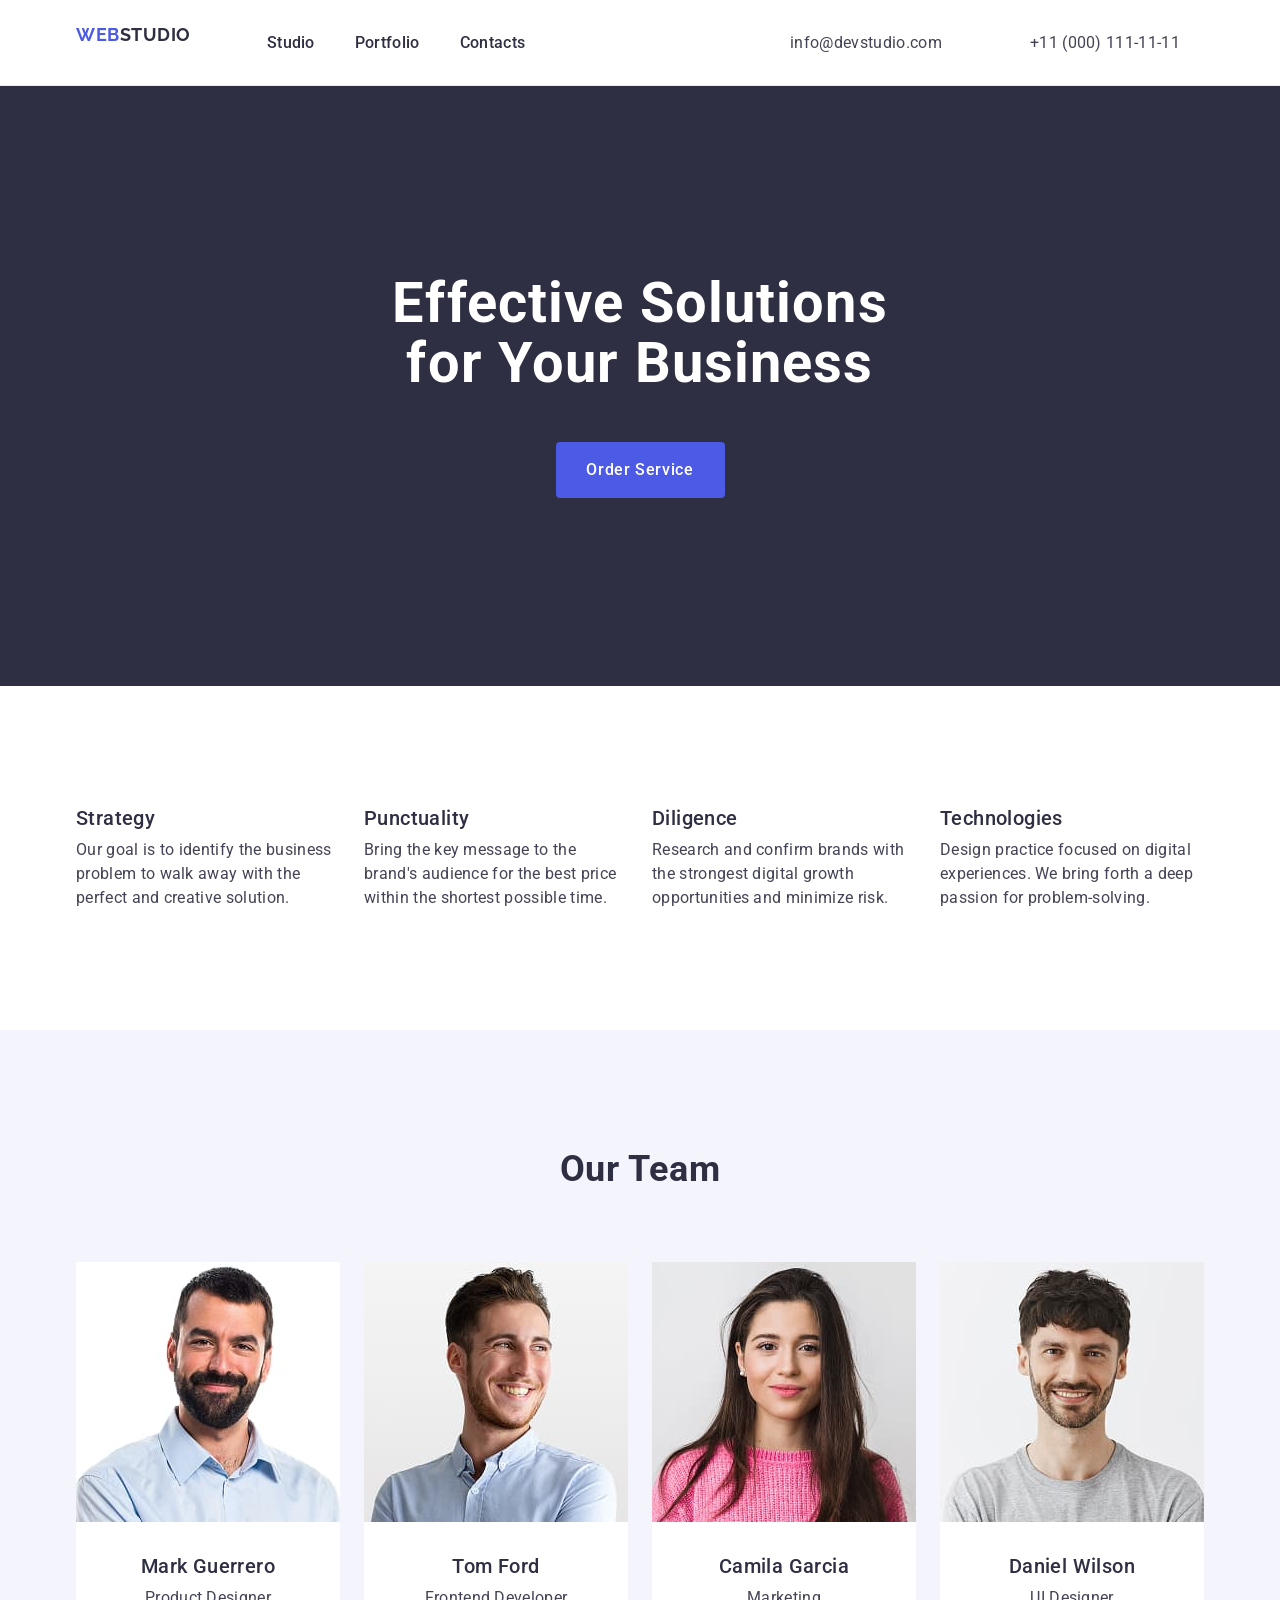
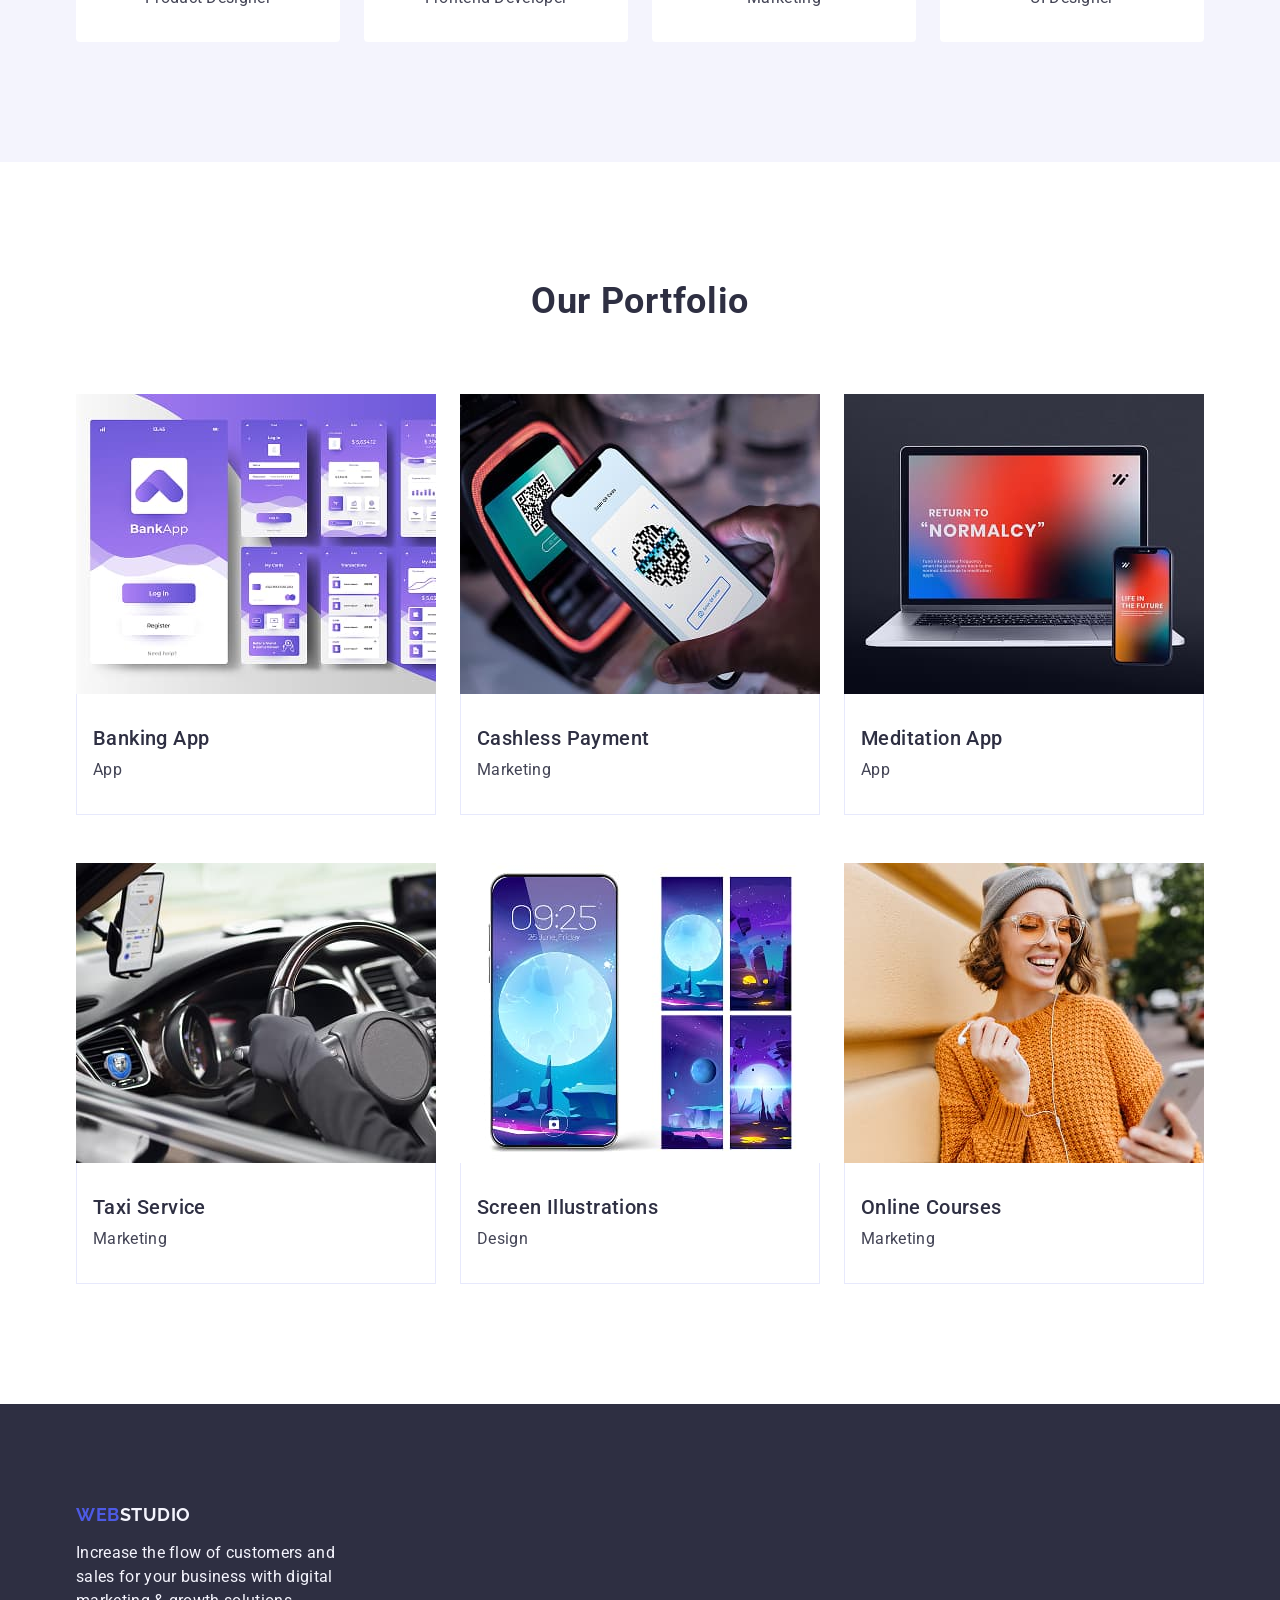
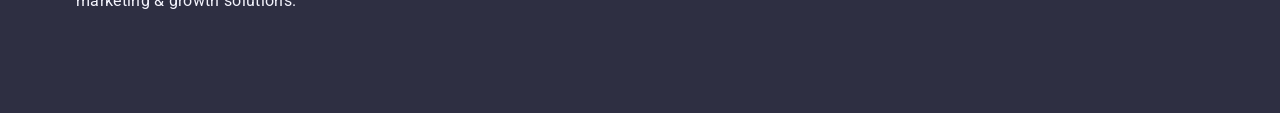
<file: index.html>
<!DOCTYPE html>
<html lang="en">
  <head>
    <meta charset="UTF-8" />
    <meta name="viewport" content="width=device-width, initial-scale=1.0" />
    <title>WebStudio</title>
    <link
      rel="stylesheet"
      href="https://cdnjs.cloudflare.com/ajax/libs/modern-normalize/3.0.1/modern-normalize.min.css"
      integrity="sha512-q6WgHqiHlKyOqslT/lgBgodhd03Wp4BEqKeW6nNtlOY4quzyG3VoQKFrieaCeSnuVseNKRGpGeDU3qPmabCANg=="
      crossorigin="anonymous"
      referrerpolicy="no-referrer"
    />
    <link rel="preconnect" href="https://fonts.googleapis.com" />
    <link rel="preconnect" href="https://fonts.gstatic.com" crossorigin />
    <link
      href="https://fonts.googleapis.com/css2?family=Raleway:wght@700&family=Roboto:ital,wght@0,100..900;1,100..900&display=swap"
      rel="stylesheet"
    />
    <link rel="stylesheet" href="./css/styles.css" />
  </head>

  <body>
    <!-- #region header -->
    <header class="page-header">
      <div class="container heder-container">
        <nav class="heder-nav">
          <a class="logo header-logo" href="./index.html"
            >Web<span class="logo-part">Studio</span></a
          >
          <ul class="nav-list">
            <li class="nav-item">
              <a class="nav-link" href="./index.html">Studio</a>
            </li>
            <li class="nav-item"><a class="nav-link" href="">Portfolio</a></li>
            <li class="nav-item"><a class="nav-link" href="">Contacts</a></li>
          </ul>
        </nav>
        <address class="address">
          <ul class="address-list">
            <li class="address-item">
              <a class="address-link" href="mailto:info@devstudio.com"
                >info@devstudio.com</a
              >
            </li>
            <li class="address-item">
              <a class="address-link" href="tel:+110001111111"
                >+11 (000) 111-11-11</a
              >
            </li>
          </ul>
        </address>
      </div>
    </header>
    <!-- #endregion header -->
    <main>
      <!-- #region hero -->
      <section class="section-hero">
        <div class="div-hero container">
          <h1 class="section-title">Effective Solutions for Your Business</h1>
          <button class="button" type="button">Order Service</button>
        </div>
      </section>
      <!-- #endregion hero -->
      <!-- #region skills -->
      <section class="section-skills">
        <div class="container">
          <h2 class="section-skills-title">Our Features</h2>
          <ul class="skills-list">
            <li class="skills-item">
              <h3 class="skills-title">Strategy</h3>
              <p class="skills-text">
                Our goal is to identify the business problem to walk away with
                the perfect and creative solution.
              </p>
            </li>
            <li class="skills-item">
              <h3 class="skills-title">Punctuality</h3>
              <p class="skills-text">
                Bring the key message to the brand's audience for the best price
                within the shortest possible time.
              </p>
            </li>
            <li class="skills-item">
              <h3 class="skills-title">Diligence</h3>
              <p class="skills-text">
                Research and confirm brands with the strongest digital growth
                opportunities and minimize risk.
              </p>
            </li>
            <li class="skills-item">
              <h3 class="skills-title">Technologies</h3>
              <p class="skills-text">
                Design practice focused on digital experiences. We bring forth a
                deep passion for problem-solving.
              </p>
            </li>
          </ul>
        </div>
      </section>
      <!-- #endregion skills -->
      <!-- #region team -->
      <section class="section-team">
        <div class="container">
          <h2 class="team-title">Our Team</h2>
          <ul class="team-list">
            <li class="team-item">
              <img
                src="./images/avatar1.jpg"
                alt="avatar1"
                width="264"
                height="260"
              />
              <div class="div-team-name">
                <h3 class="team-name">Mark Guerrero</h3>
                <p class="text-name">Product Designer</p>
              </div>
            </li>
            <li class="team-item">
              <img
                src="./images/avatar2.jpg"
                alt="avatar2"
                width="264"
                height="260"
              />
              <div class="div-team-name">
                <h3 class="team-name">Tom Ford</h3>
                <p class="text-name">Frontend Developer</p>
              </div>
            </li>
            <li class="team-item">
              <img
                src="./images/avatar3.jpg"
                alt="avatar3"
                width="264"
                height="260"
              />
              <div class="div-team-name">
                <h3 class="team-name">Camila Garcia</h3>
                <p class="text-name">Marketing</p>
              </div>
            </li>
            <li class="team-item">
              <img
                src="./images/avatar4.jpg"
                alt="avatar4"
                width="264"
                height="260"
              />
              <div class="div-team-name">
                <h3 class="team-name">Daniel Wilson</h3>
                <p class="text-name">UI Designer</p>
              </div>
            </li>
          </ul>
        </div>
      </section>
      <!-- #endregion team -->
      <!-- #region portfolio -->
      <section class="section-portfolio">
        <div class="container">
          <h2 class="portfolio-title">Our Portfolio</h2>
          <ul class="portfolio-list">
            <li class="portfolio-item">
              <img
                src="./images/banking.jpg"
                alt="banking"
                width="360"
                height="300"
              />
              <div class="div-portfolio">
                <h3 class="portfolio-subtitle">Banking App</h3>
                <p class="portfolio-text">App</p>
              </div>
            </li>
            <li class="portfolio-item">
              <img
                src="./images/cashless.jpg"
                alt="cashless"
                width="360"
                height="300"
              />
              <div class="div-portfolio">
                <h3 class="portfolio-subtitle">Cashless Payment</h3>
                <p class="portfolio-text">Marketing</p>
              </div>
            </li>
            <li class="portfolio-item">
              <img
                src="./images/meditation.jpg"
                alt="meditation"
                width="360"
                height="300"
              />
              <div class="div-portfolio">
                <h3 class="portfolio-subtitle">Meditation App</h3>
                <p class="portfolio-text">App</p>
              </div>
            </li>
            <li class="portfolio-item">
              <img
                src="./images/taxi.jpg"
                alt="taxi"
                width="360"
                height="300"
              />
              <div class="div-portfolio">
                <h3 class="portfolio-subtitle">Taxi Service</h3>
                <p class="portfolio-text">Marketing</p>
              </div>
            </li>
            <li class="portfolio-item">
              <img
                src="./images/screen.jpg"
                alt="screen"
                width="360"
                height="300"
              />
              <div class="div-portfolio">
                <h3 class="portfolio-subtitle">Screen Illustrations</h3>
                <p class="portfolio-text">Design</p>
              </div>
            </li>
            <li class="portfolio-item">
              <img
                src="./images/online.jpg"
                alt="online"
                width="360"
                height="300"
              />
              <div class="div-portfolio">
                <h3 class="portfolio-subtitle">Online Courses</h3>
                <p class="portfolio-text">Marketing</p>
              </div>
            </li>
          </ul>
        </div>
      </section>
      <!-- #endregion portfolio -->
    </main>
    <!-- #region footer -->
    <footer class="footer">
      <div class="div-footer container">
        <a class="logo footer-logo" href="./index.html"
          >Web<span class="logo-part">Studio</span></a
        >
        <p class="footer-text">
          Increase the flow of customers and sales for your business with
          digital marketing & growth solutions.
        </p>
      </div>
    </footer>
    <!-- #endregion footer -->
  </body>
</html>
</file>
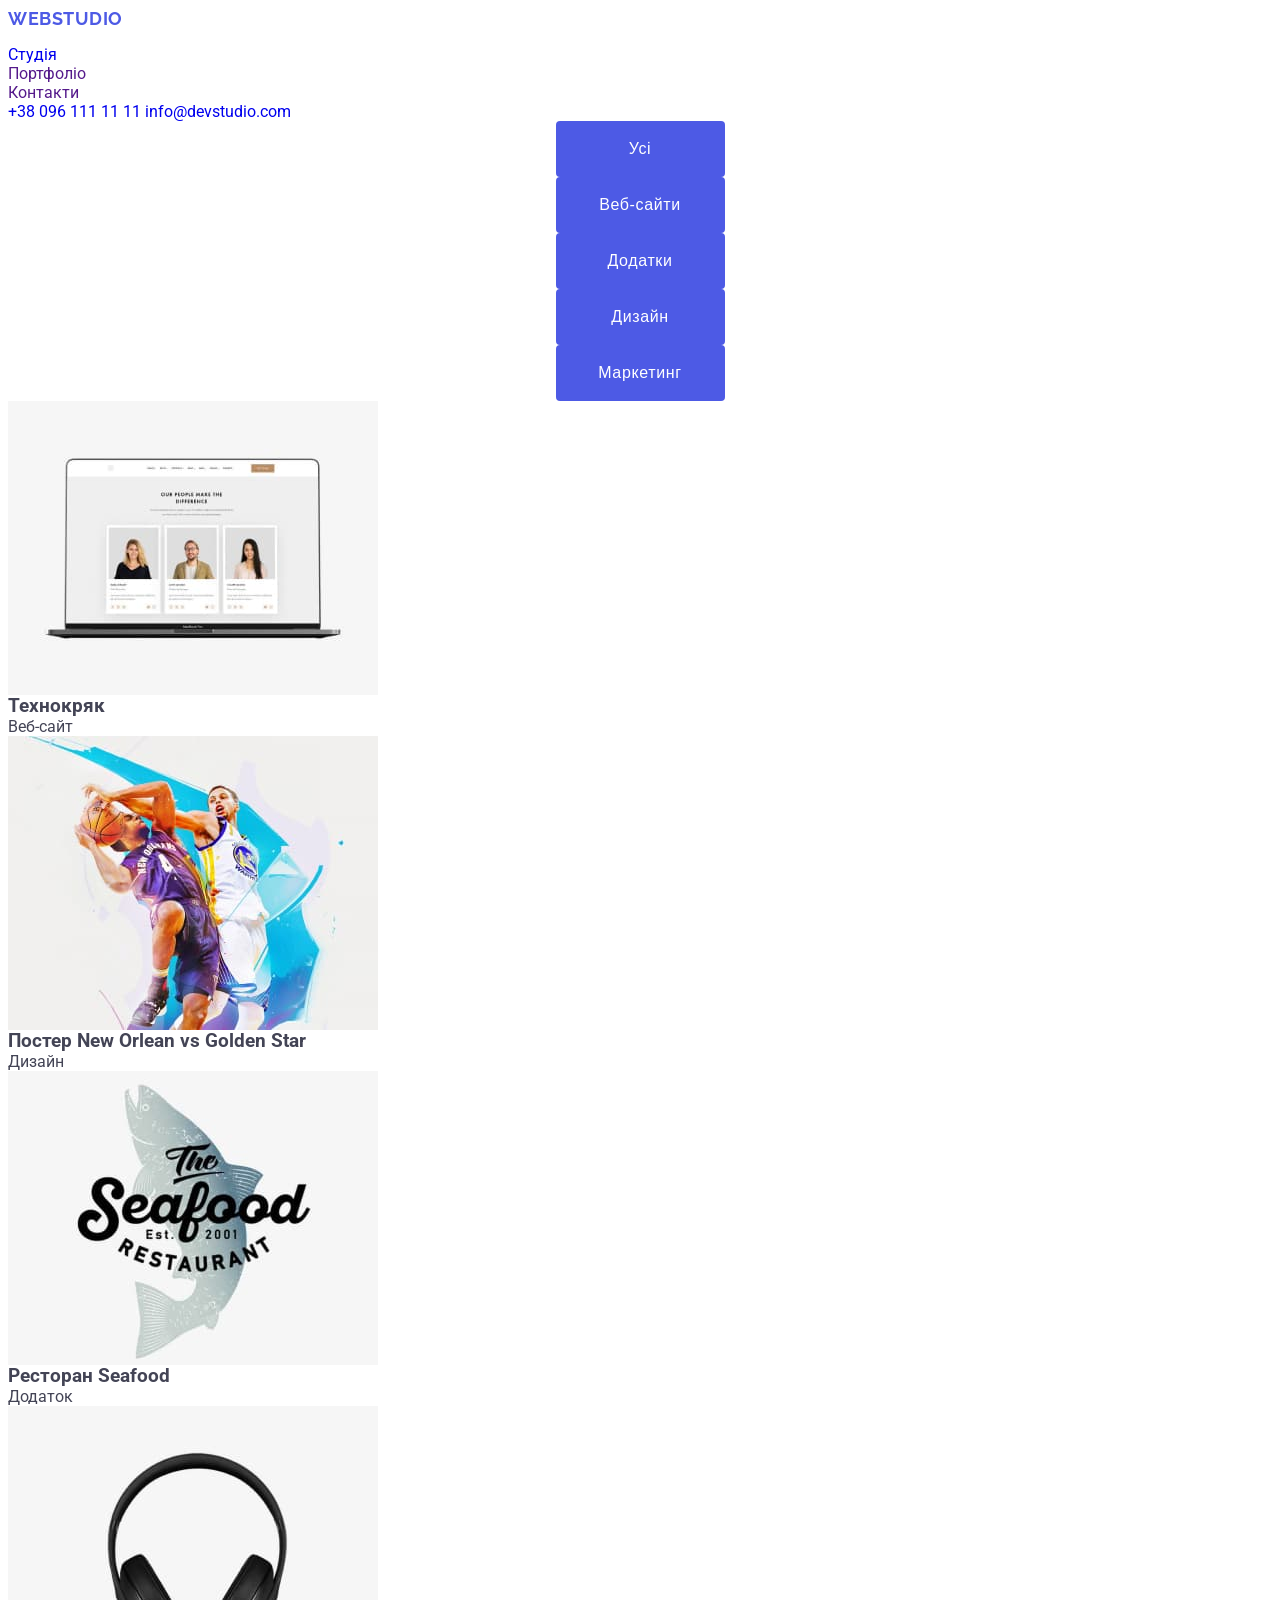
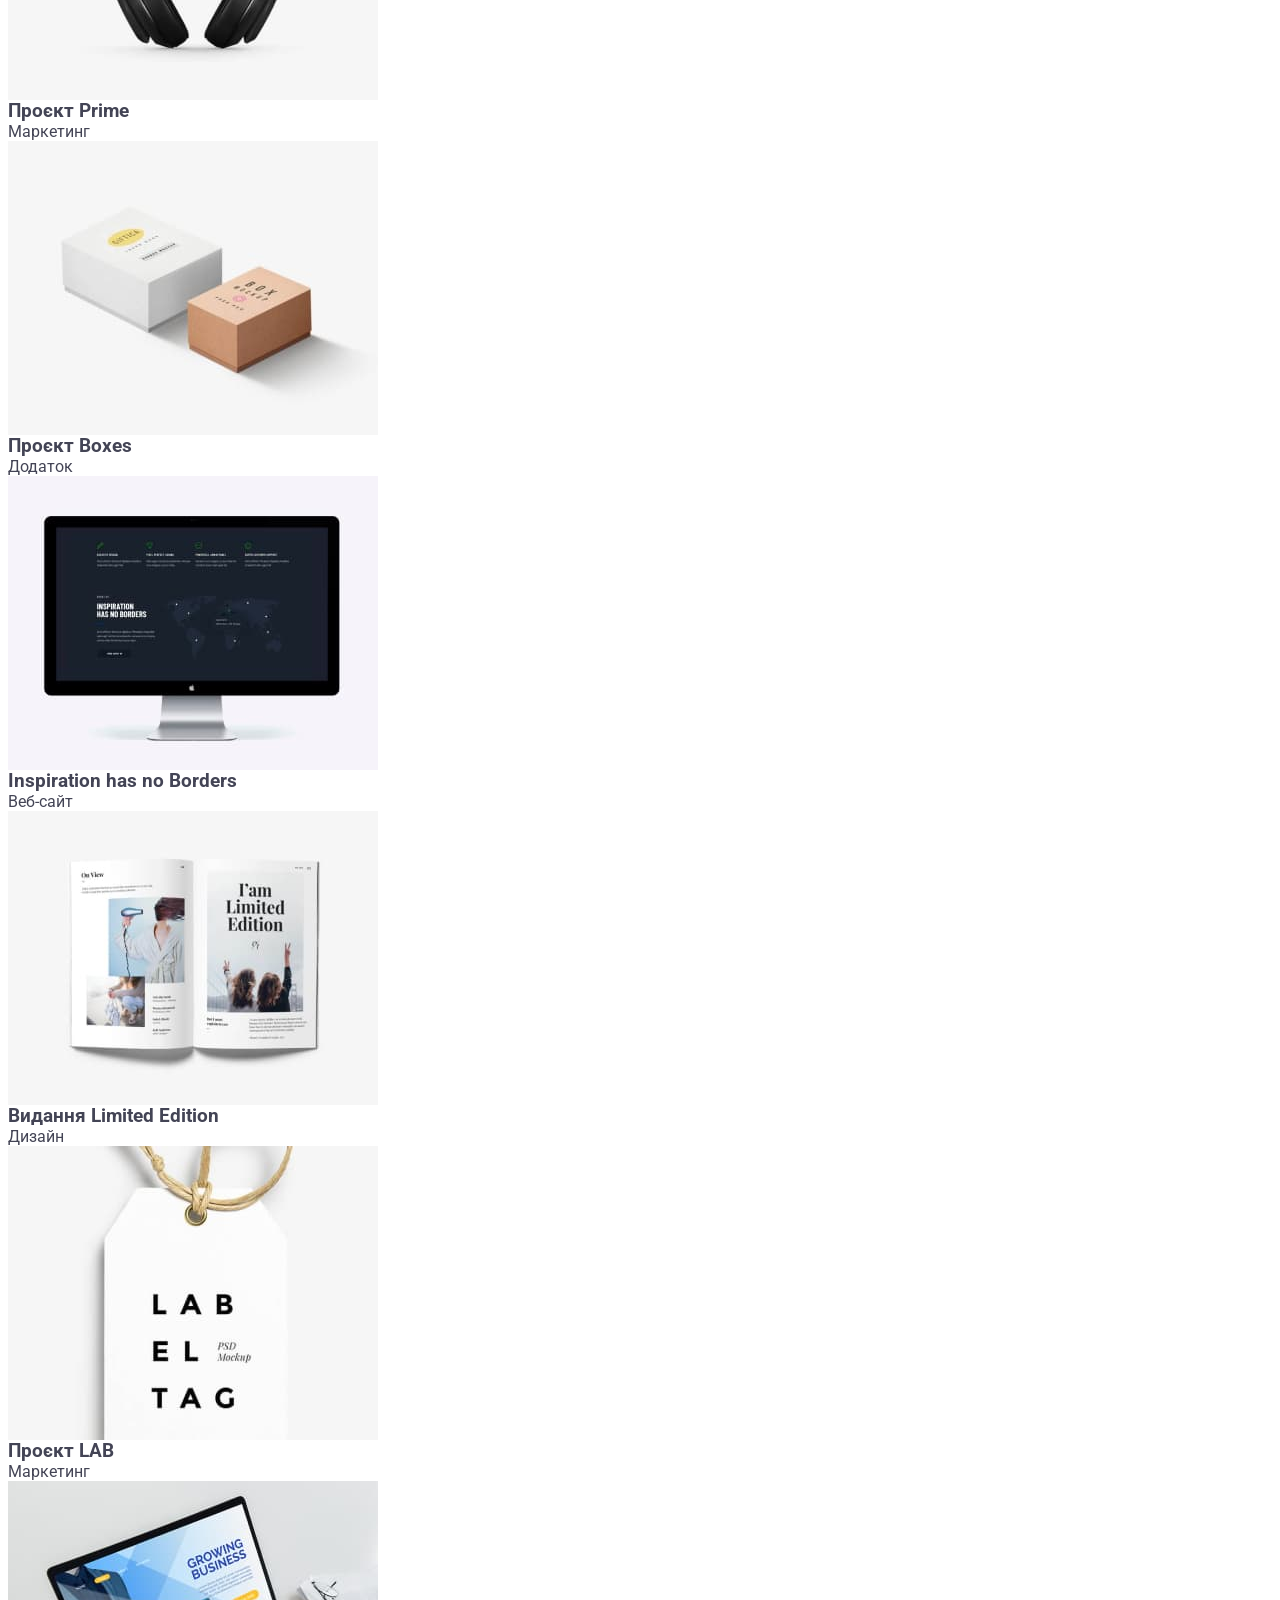
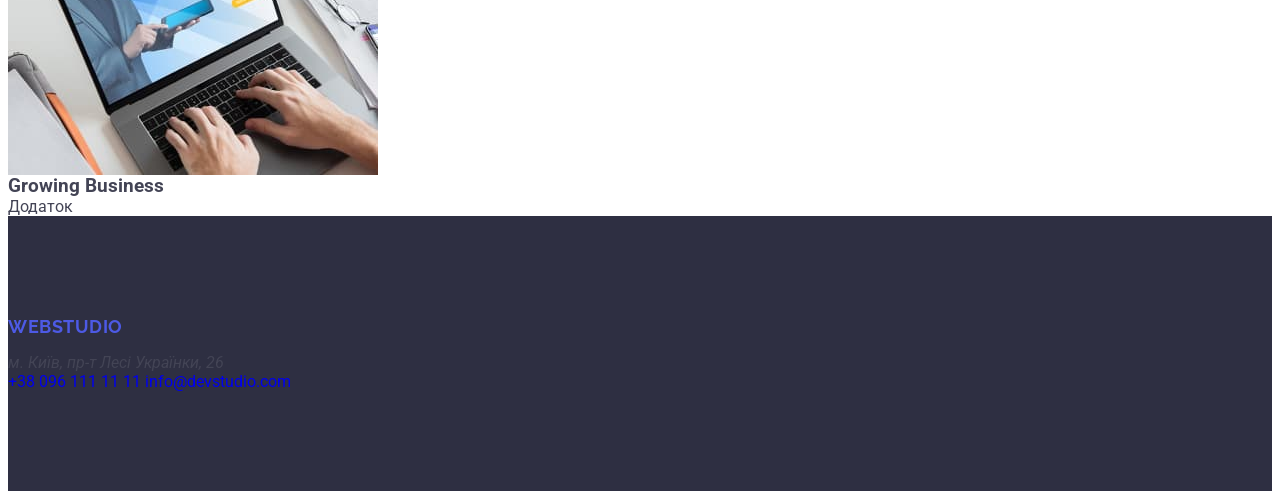
<file: portfolio.html>
<!DOCTYPE html>
<html lang="uk">
<head>
    <meta charset="UTF-8">
    <meta http-equiv="X-UA-Compatible" content="IE=edge">
    <meta name="viewport" content="width=device-width, initial-scale=1.0">
    <link rel="preconnect" href="https://fonts.googleapis.com">
    <link rel="preconnect" href="https://fonts.gstatic.com" crossorigin>
    <link href="https://fonts.googleapis.com/css2?family=Raleway:wght@700&family=Roboto:wght@400;500;700;900&display=swap" rel="stylesheet">
    <link rel="stylesheet" href="./css/styles.css">
    <title>WebStudio</title>
</head>
<body>
<!--Шапка сайта-->
    <header>
      <nav>
        <a class="logo" href="">Web<span class="logo-text">Studio</span></a>
        <ul class="site-nav">
          <li><a class="link" href="index.html">Студія</a></li>
          <li><a class="link current" href="">Портфоліо</a></li>
          <li><a class="link" href="">Контакти</a></li>
        </ul>
      </nav>
      <div>
        <a class="tel-link" href="tel:+380961111111">+38 096 111 11 11</a>
        <a class="mail-link" href="mailto:info@devstudio.com">info@devstudio.com</a>
      </div>
    </header>
      <main>
      <section class="section">
        <ul>
            <li><button class="button" type="button">Усі</button></li>
            <li><button class="button" type="button">Веб-сайти</button></li>
            <li><button class="button" type="button">Додатки</button></li>
            <li><button class="button" type="button">Дизайн</button></li>  
            <li><button class="button" type="button">Маркетинг</button></li>
        </ul>

        <ul>
            <li>
            <img src="./images/portfolio/technocrack.jpg" alt="ноутбук" width="370">
            <h3 class="title">Технокряк</h3>
            <p class="text">Веб-сайт</p>
        </li>
            <li>
                <img src="./images/portfolio/poster.jpg" alt="баскетболісти" width="370">
                <h3 class="title">Постер New Orlean vs Golden Star</h3>
                <p class="text">Дизайн</p>
            </li>
            <li>
                <img src="./images/portfolio/restaurant.jpg" alt="логотип" width="370">
                <h3 class="title">Ресторан Seafood</h3>
                <p class="text">Додаток</p>
            </li>
            <li>
                <img src="./images/portfolio/project.jpg" alt="навушники" width="370">
                <h3 class="title">Проєкт Prime</h3>
                <p class="text">Маркетинг</p>
            </li>
            <li>
                <img src="./images/portfolio/project2.jpg" alt="коробки" width="370">
                <h3 class="title">Проєкт Boxes</h3>
                <p class="text">Додаток</p>
            </li>
            <li>
                <img src="./images/portfolio/inspiration.jpg" alt="компютер" width="370">
                <h3 class="title">Inspiration has no Borders</h3>
                <p class="text">Веб-сайт</p>
            </li>
            <li>
                <img src="./images/portfolio/edition.jpg" alt="книга" width="370">
                <h3 class="title">Видання Limited Edition</h3>
                <p class="text">Дизайн</p>
            </li>
            <li>
                <img src="./images/portfolio/project3.jpg" alt="бірка" width="370">
                <h3 class="title">Проєкт LAB</h3>
                <p class="text">Маркетинг</p>
            </li>
            <li>
                <img src="./images/portfolio/growing.jpg" alt="ноутбук" width="370">
                <h3 class="title">Growing Business</h3>
                <p class="text">Додаток</p>
            </li>
        </ul>
      </section>
      </main>
 <!--Футер-->
     <footer class="footer">
      <a class="logo" href="">Web<span class="logo-text">Studio</span></a>
      <address class="address-text">м. Київ, пр-т Лесі Українки, 26</address>
      <a class="tel-link" href="tel:+380961111111">+38 096 111 11 11</a>
      <a class="mail-link" href="mailto:info@devstudio.com">info@devstudio.com</a>
    </footer>
  </body>
</html>
</file>
<file: css/styles.css>
body {
    font-family: "Roboto", sans-serif;
    color: #434455;
    background-color: #fff;
}

h1,h2,h3,h4,h5,h6 {
    margin: 0;
}

p {
    margin: 0;
}

ul,
ol {
    list-style-type: none;
    margin: 0;
    padding: 0;
}

a {
    text-decoration: none;
}

img {
    display: block;
}

.container {
    max-width: 1158px;
    padding: 0 15px;
    margin: 0 auto;
}

/* #region header */
.page-header {
    border-bottom: 1px solid #e7e9fc;
}

.heder-container {
    display: flex;
    align-items: center;
}

.heder-nav {
    display: flex;
    align-items: center;
}
.logo {
    font-family: "Raleway", sans-serif;
    font-weight: 700;
    font-size: 18px;
    line-height: 1.17;
    letter-spacing: 0.03em;
    text-transform: uppercase;
    color: #4d5ae5;
}

.header-logo {
    padding: 24px 0;
    margin-right: 76px;
}

.header-logo .logo-part {
    color: #2e2f42;
}

.nav-list {
    display: flex;
    align-items: center;
    gap: 40px;
}

.nav-link {
    display: block;
    padding: 24px 0;
    font-weight: 500;
    font-size: 16px;
    line-height: 1.5;
    letter-spacing: 0.02em;
    color: #2e2f42;
}

.nav-link:hover,
.nav-link:focus {
    color: #404bbf;
}

.address {
    font-style: normal;
    margin-left: auto;
}

.address-list {
    display: flex;
    align-items: center;
    gap: 40px;
}

.address-link {
    display: block;
    padding: 24px;
    font-size: 16px;
    line-height: 1.5;
    letter-spacing: 0.02em;
    color: #434455;
}

.address-link:hover,
.address-link:focus {
    color: #404bbf;
}

/* #endregion header */
/* #region hero */
.section-hero {
    background-color: #2e2f42;
    padding: 188px 0;
}

.section-title {
    margin: auto;
    margin-bottom: 48px;
    max-width: 496px;
    font-size: 56px;
    line-height: 1.07;
    text-align: center;
    letter-spacing: 0.02em;
    color: #fff;
}

.button {
    display: block;
    margin-left: auto;
    margin-right: auto;
    min-width: 169px;
    height: 56px;
    background: #4d5ae5;
    font-weight: 500;
    font-size: 16px;
    line-height: 1.5;
    letter-spacing: 0.04em;
    color: #fff;
    cursor: pointer;
    border: none;
    border-radius: 4px;
}

.button:hover,
.button:focus {
    background-color: #404bbf;
}

/* #endregion hero */
/* #region skills */

.section-skills {
    padding: 120px 0;
}

.section-skills-title {
    position: absolute;
    width: 1px;
    height: 1px;
    margin: -1px;
    border: 0;
    padding: 0;
    white-space: nowrap;
    clip-path: inset(100%);
    clip: rect(0 0 0 0);
    overflow: hidden;
}

.skills-list {
    display: flex;
    align-items: center;
    gap: 24px;
}

.skills-item {
    width: calc((100% - 72px) / 4);
}

.skills-title {
    margin-bottom: 8px;
    font-weight: 500;
    font-size: 20px;
    line-height: 1.2;
    letter-spacing: 0.02em;
    color: #2e2f42;
}

.skills-text {
    font-size: 16px;
    line-height: 1.5;
    letter-spacing: 0.02em;
}

.section-team {
    background-color: #f4f4fd;
}

.team-title {
    font-size: 36px;
    line-height: 1.11;
    letter-spacing: 0.02em;
    text-align: center;
    text-transform: capitalize;
    color: #2e2f42;
}

/* #endregion skills */
/* #region team */
.section-team .team-item {
    background: #fff;
}

.section-team {
    padding: 120px 0;
}

.team-title {
    margin-bottom: 72px;
}

.team-list {
    display: flex;
    gap: 24px;
}

.team-item {
    width: calc((100% - 72px) / 4);
    border-radius: 0px 0px 4px 4px;
}

.div-team-name {
    padding: 32px 0;
    text-align: center;
}

.div-team-name .team-name {
    margin-bottom: 8px;
}

.team-name {
    font-weight: 500;
    font-size: 20px;
    line-height: 1.2;
    letter-spacing: 0.02em;
    text-transform: capitalize;
    color: #2e2f42;
}

.text-name {
    font-size: 16px;
    line-height: 1.5;
    letter-spacing: 0.02em;
    color: #434455;
}

/* #endregion team */
/* #region portfolio */

.section-portfolio {
    padding-top: 120px;
    padding-bottom: 120px;
}

.portfolio-title {
    margin-bottom: 72px;
    font-size: 36px;
    line-height: 1.11;
    letter-spacing: 0.02em;
    text-transform: capitalize;
    text-align: center;
    color: #2e2f42;
}

.portfolio-list {
    display: flex;
    flex-wrap: wrap;
    column-gap: 24px;
    row-gap: 48px;
}

.portfolio-item {
    width: calc((100% - 48px) / 3);
}

.div-portfolio {
    padding: 32px 16px;
    border: 1px solid #e7e9fc;
    border-top: none;
}

.div-portfolio .portfolio-subtitle {
    margin-bottom: 8px;
}

.portfolio-subtitle {
    font-weight: 500;
    font-size: 20px;
    line-height: 1.2;
    letter-spacing: 0.02em;
    color: #2e2f42;
}

.portfolio-text {
    font-size: 16px;
    line-height: 1.5;
    letter-spacing: 0.02em;
}

/* #endregion portfolio */
/* #region footer */
.footer {
    background-color: #2e2f42;
    padding: 100px 0;
}

.logo {
    display: inline-block;
    margin-bottom: 16px;
    font-family: "Raleway", sans-serif;
    font-weight: 700;
    font-size: 18px;
    line-height: 1.17;
    letter-spacing: 0.03em;
    text-transform: uppercase;
    color: #4d5ae5;
}

.footer-logo .logo-part {
    color: #f4f4fd;
}

.footer-text {
    max-width: 264px;
    font-size: 16px;
    line-height: 1.5;
    letter-spacing: 0.02em;
    color: #f4f4fd;
}

/* #endregion footer */
</file>
